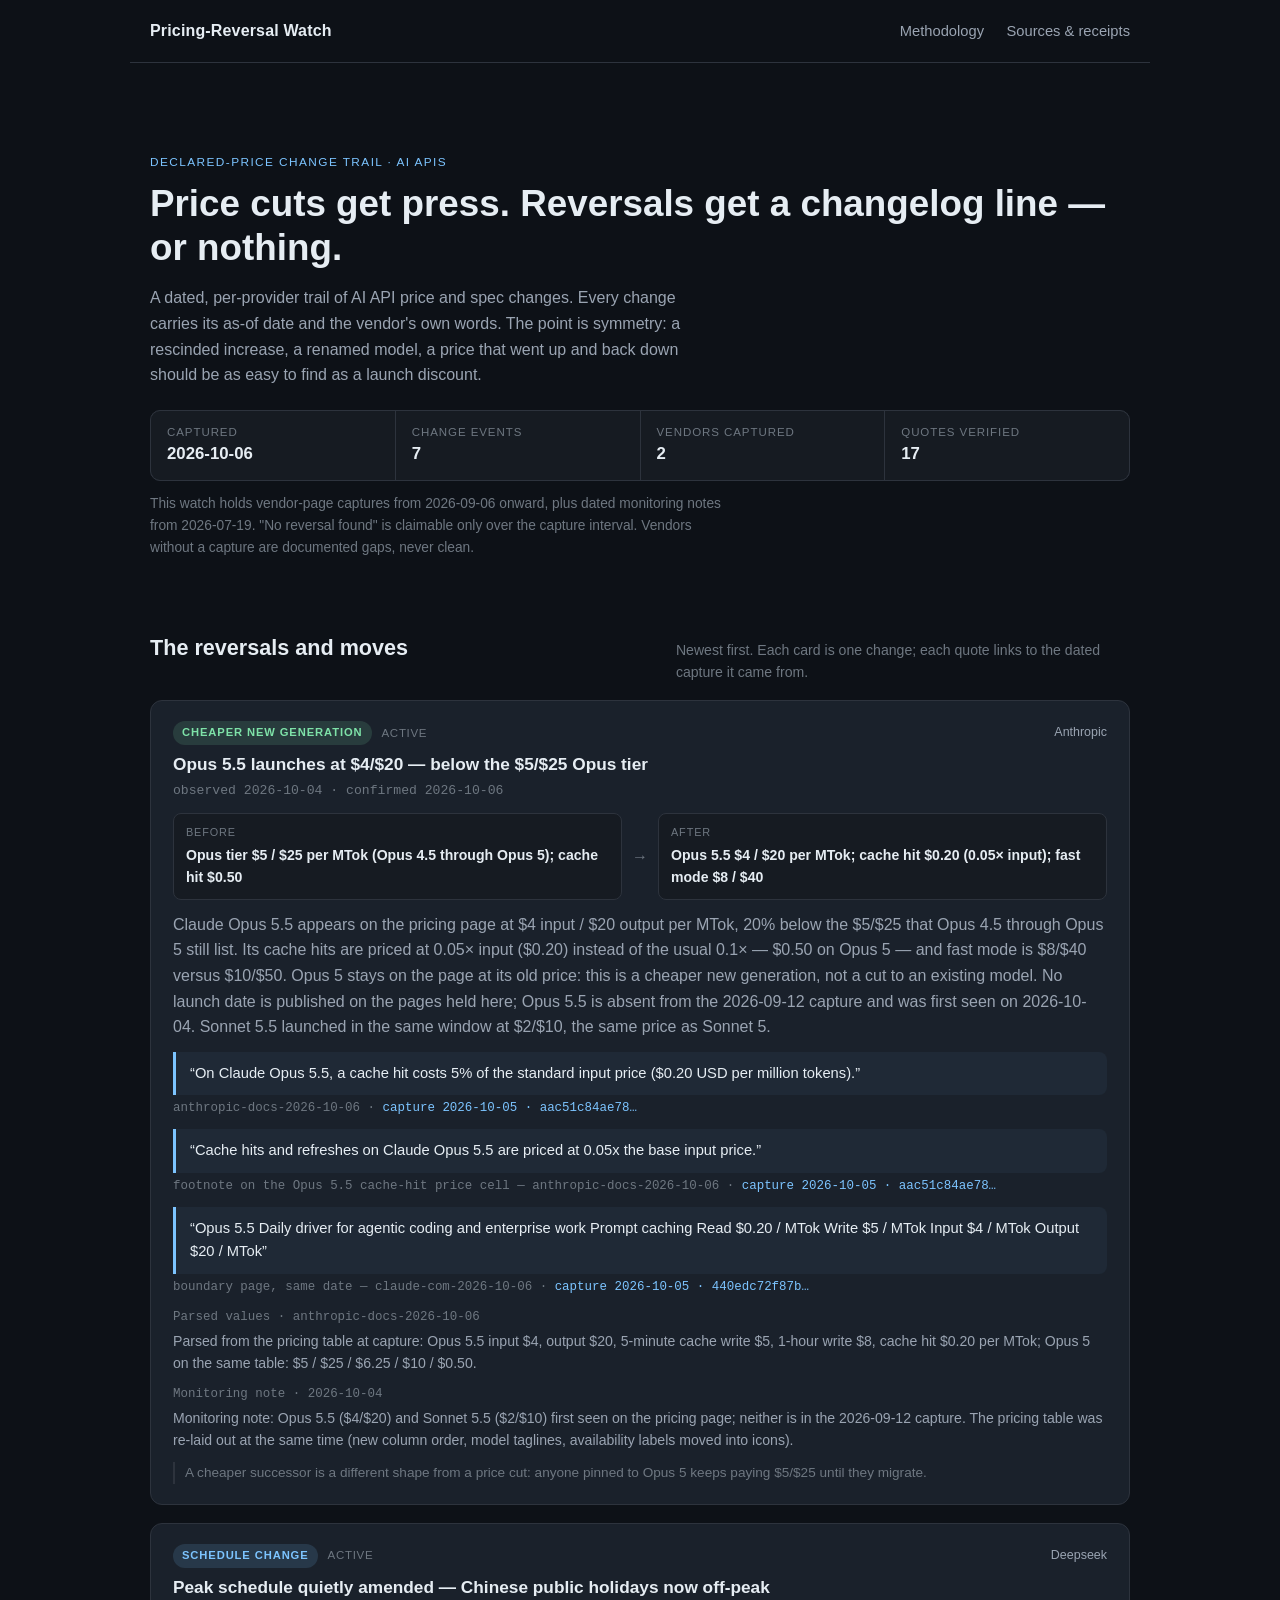
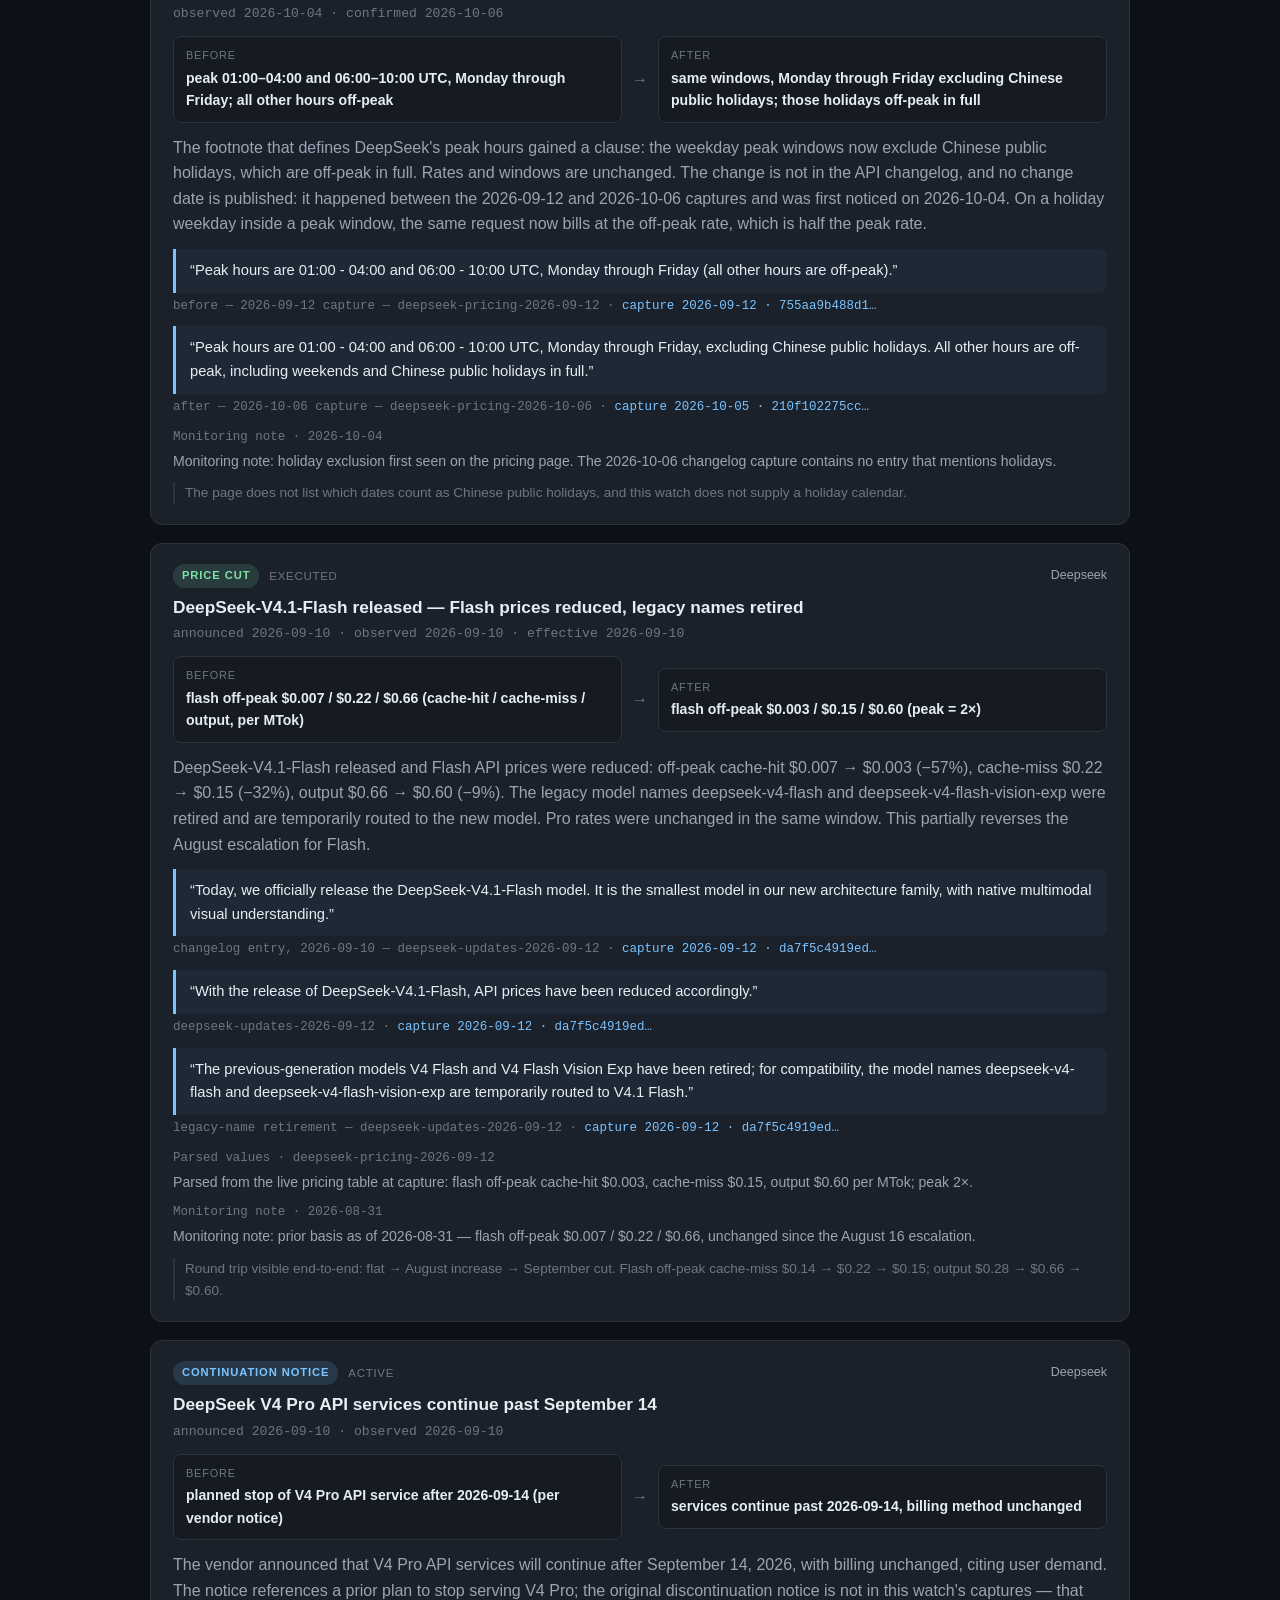
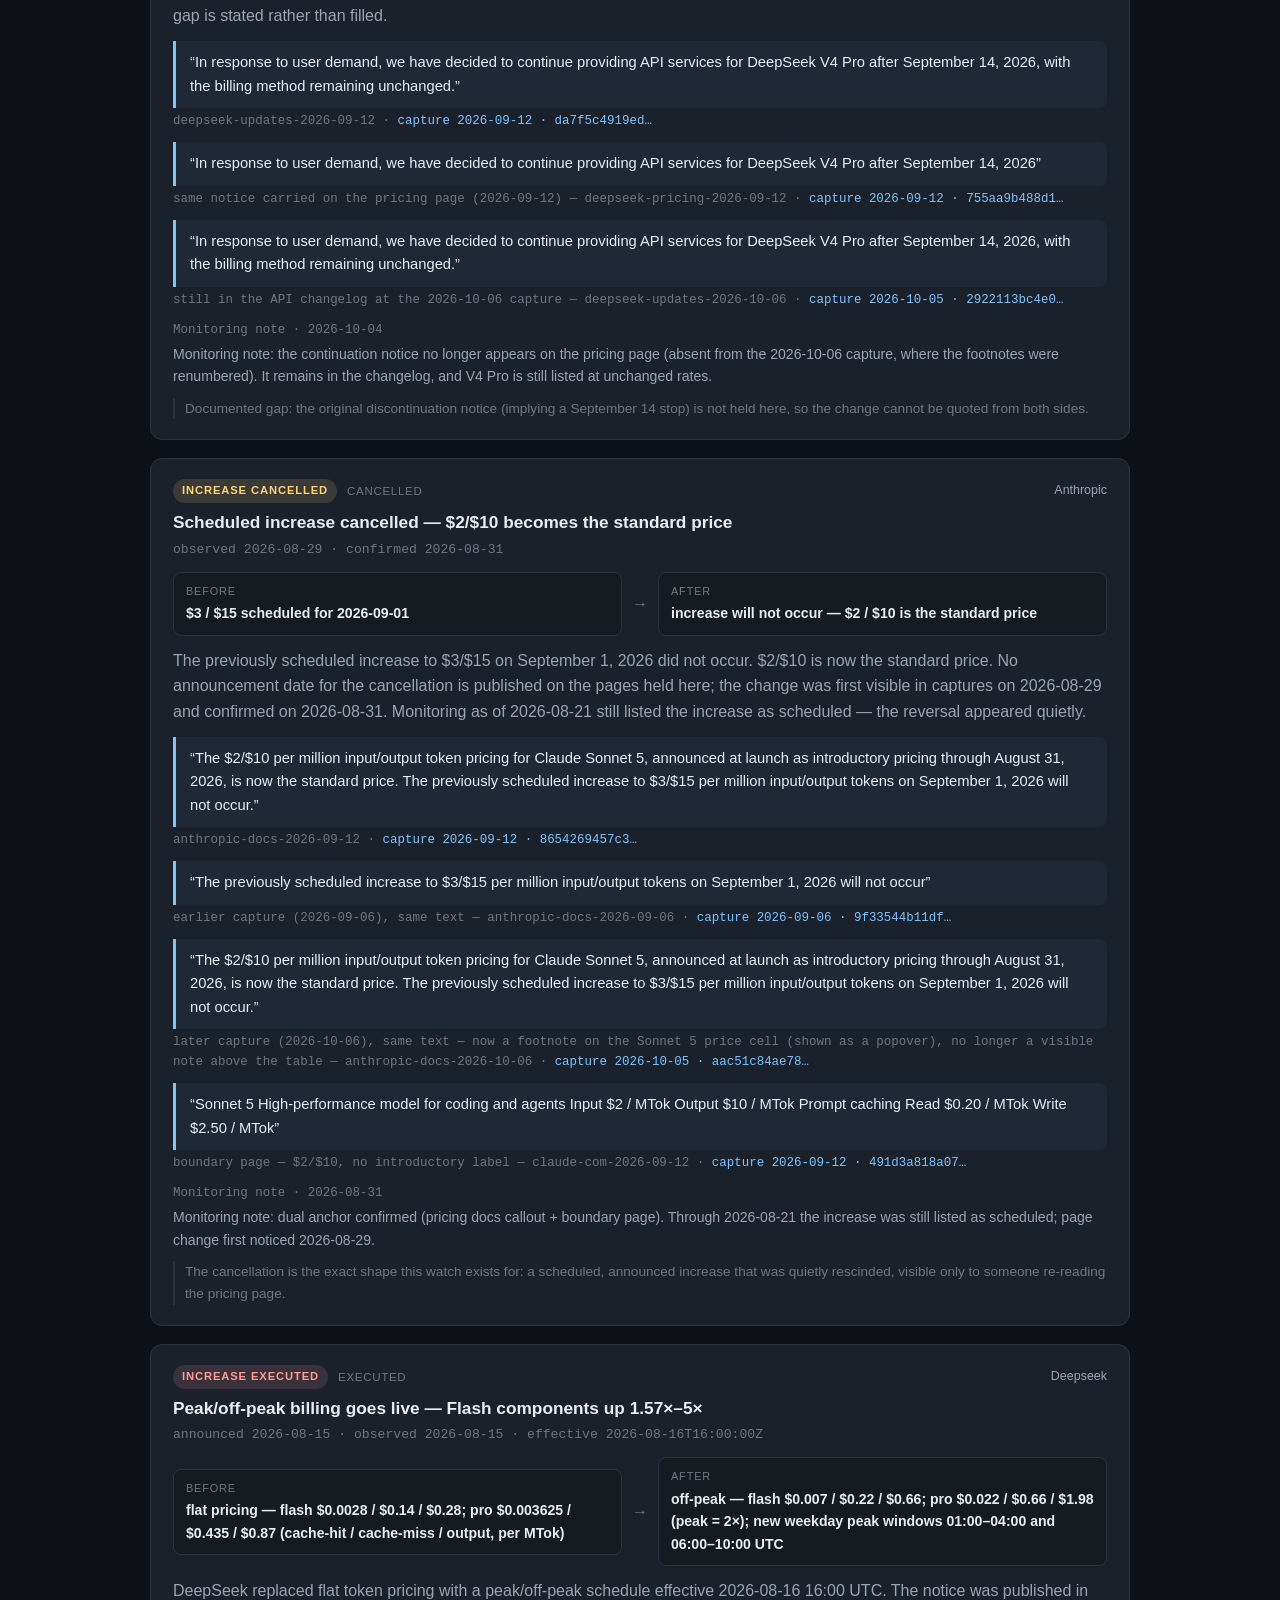
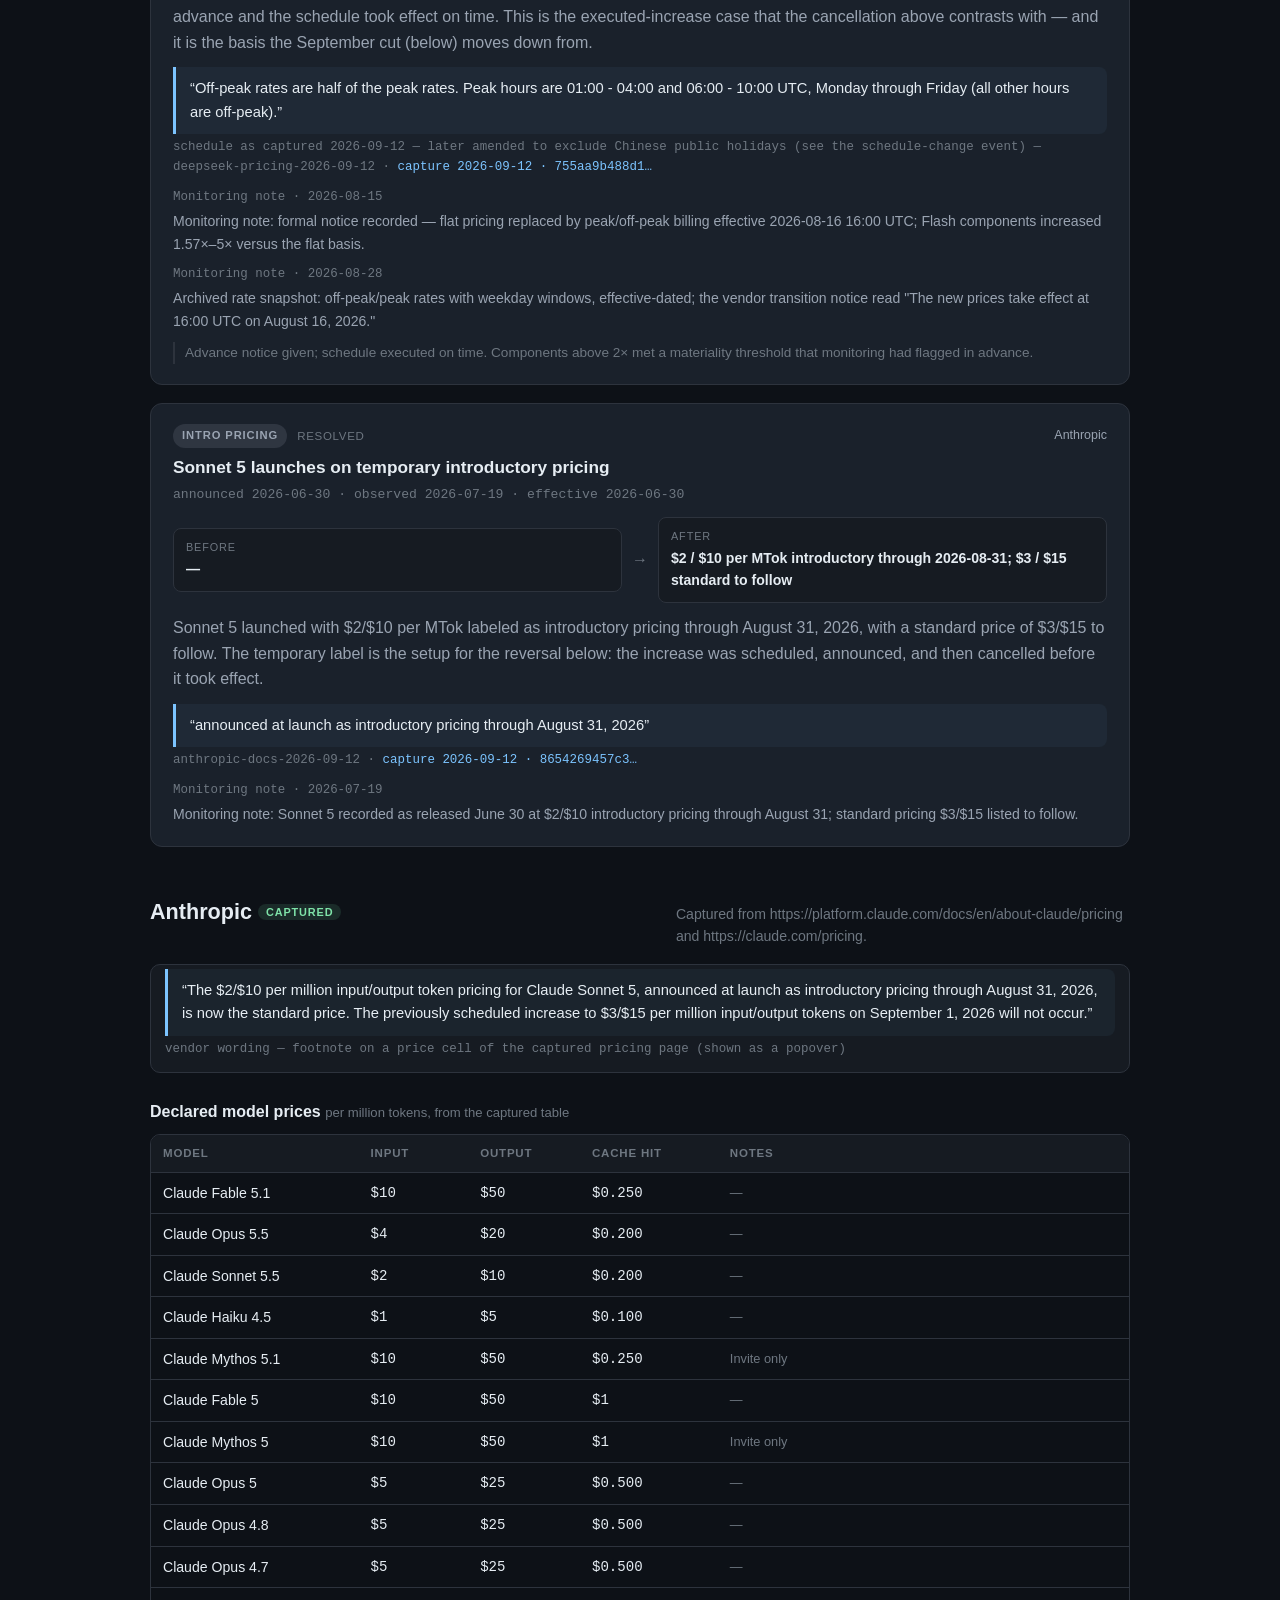
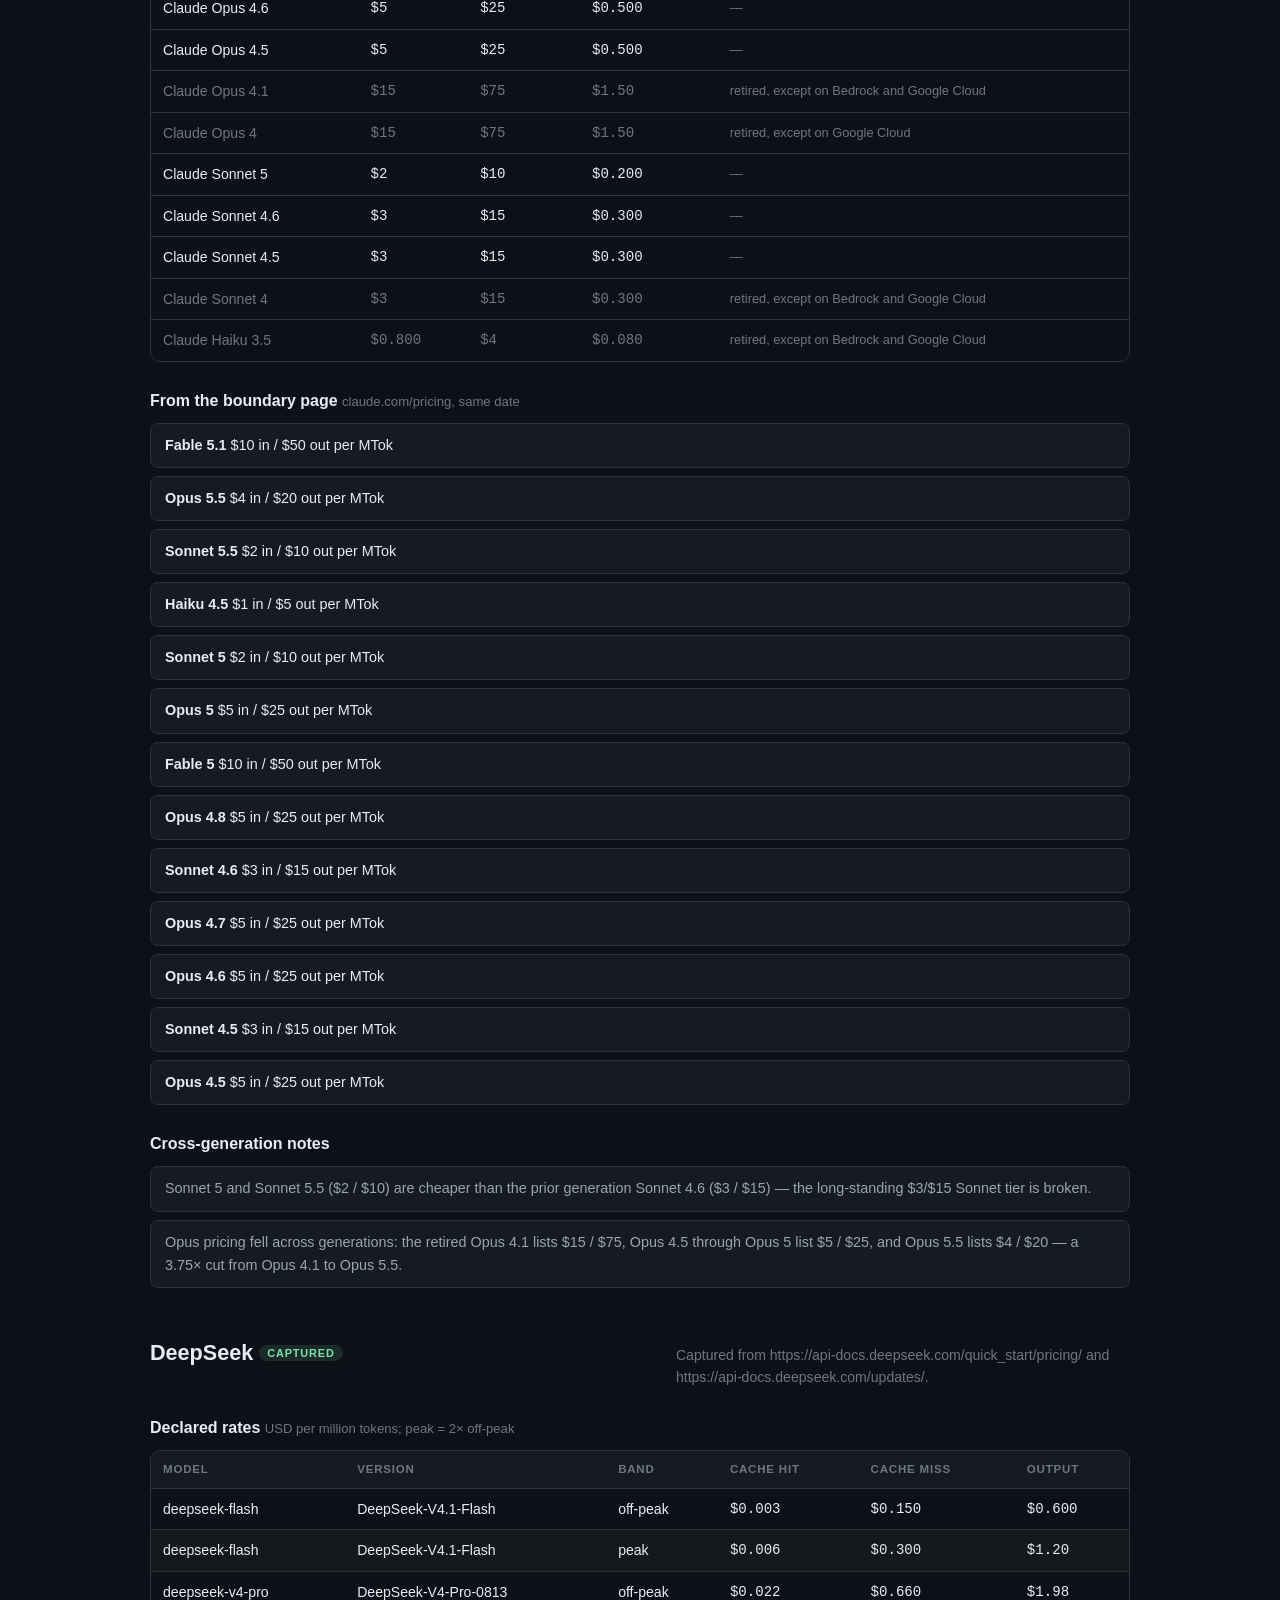
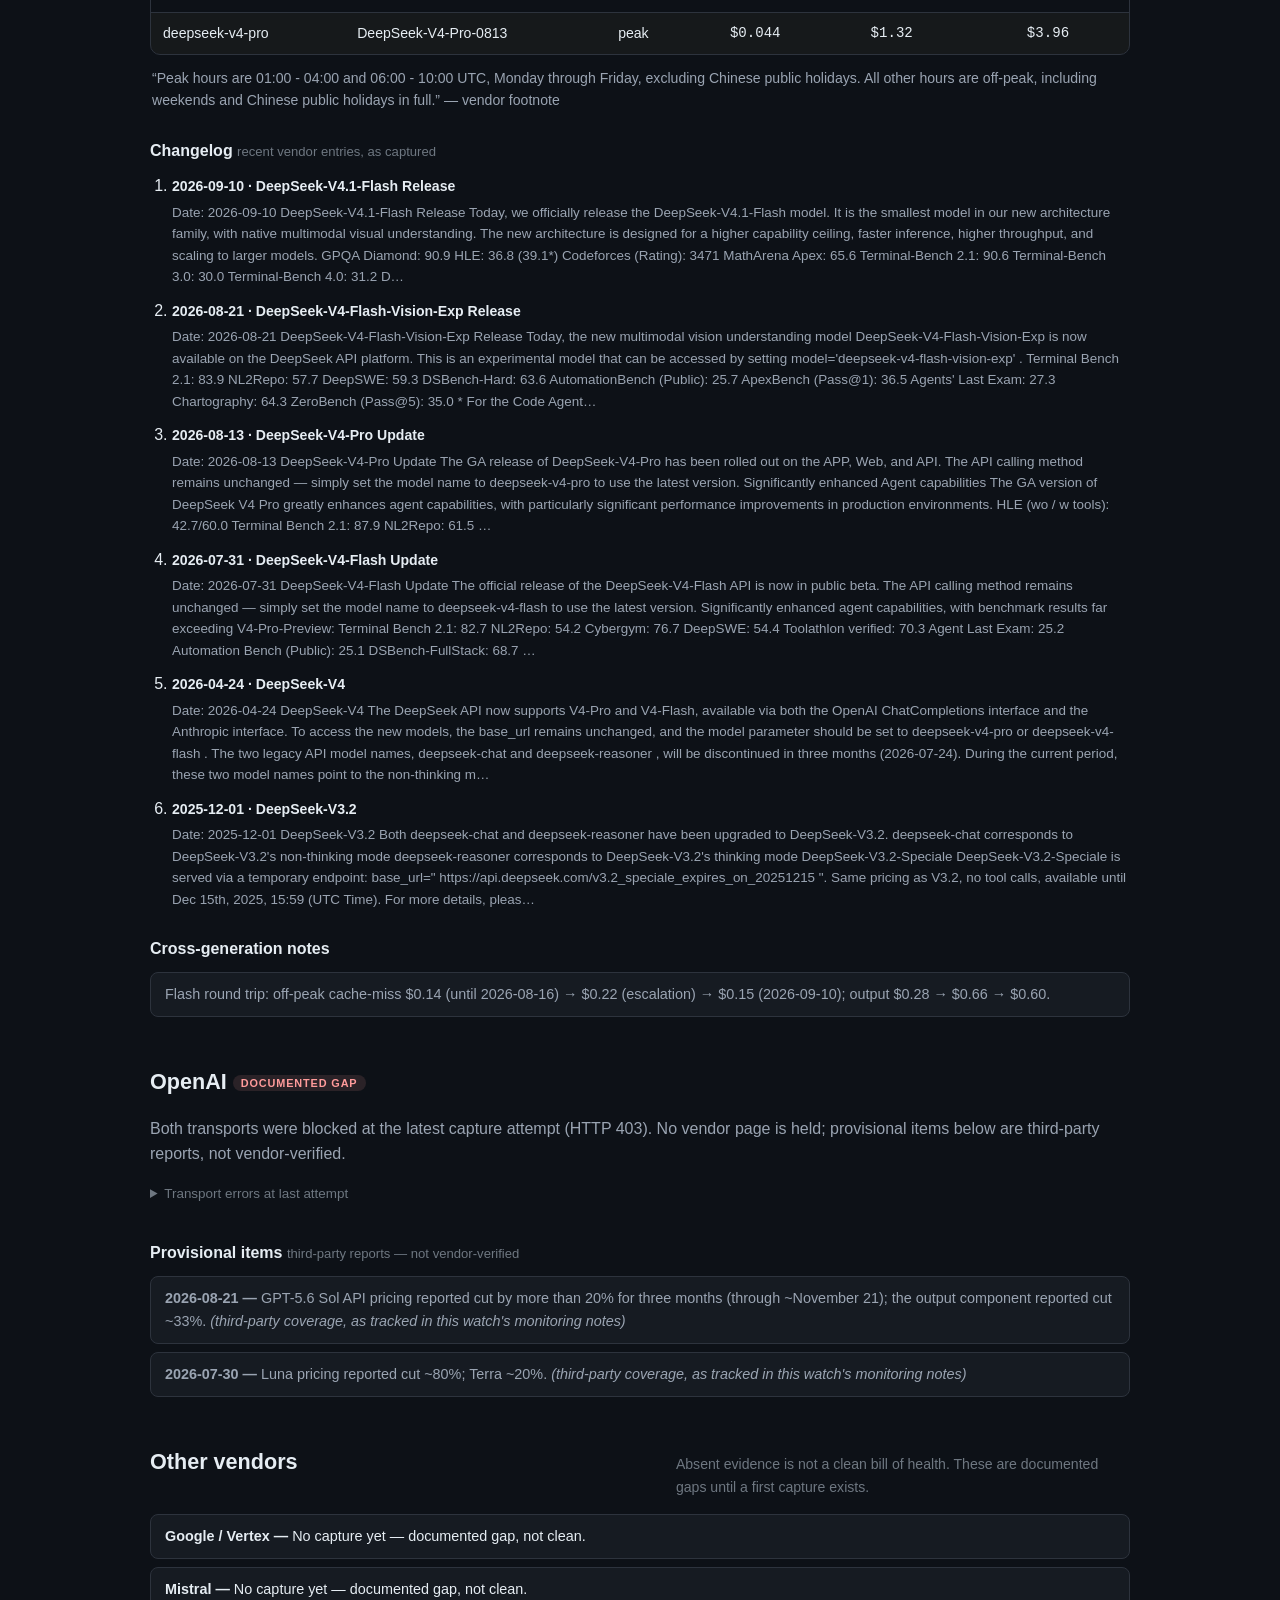
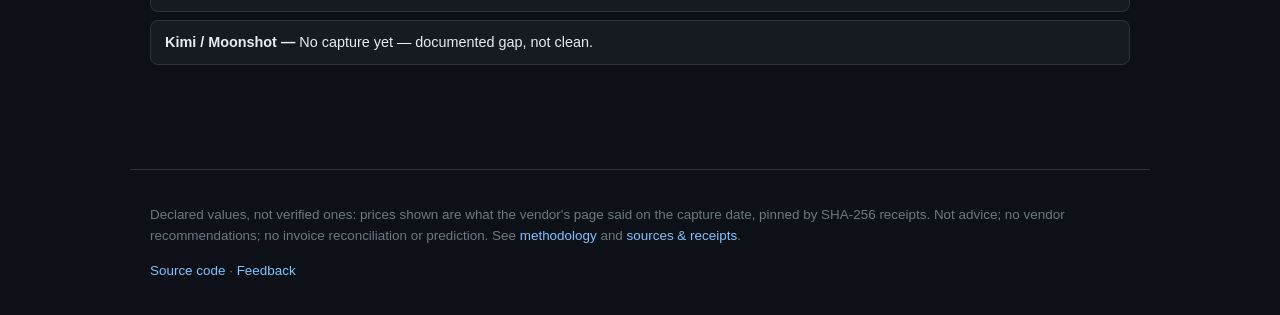
<file: index.html>
<!doctype html>
<html lang="en">
<head>
  <meta charset="utf-8">
  <meta name="viewport" content="width=device-width,initial-scale=1">
  <meta name="description" content="A per-provider evidence trail of AI API price and spec changes — each change with an as-of date and verbatim evidence, so quiet reversals are as legible as promotional cuts.">
  <title>Pricing-Reversal Watch</title>
  <link rel="stylesheet" href="style.css">
</head>
<body data-page="timeline">
  <header class="site-header">
    <a class="brand" href="index.html">Pricing-Reversal Watch</a>
    <nav aria-label="Main navigation">
      <a href="methodology.html">Methodology</a>
      <a href="sources.html">Sources &amp; receipts</a>
    </nav>
  </header>

  <main>
    <section class="hero">
      <p class="eyebrow">Declared-price change trail · AI APIs</p>
      <h1>Price cuts get press. Reversals get a changelog line — or nothing.</h1>
      <p class="lede">
        A dated, per-provider trail of AI API price and spec changes. Every change carries its
        as-of date and the vendor's own words. The point is symmetry: a rescinded increase, a
        renamed model, a price that went up and back down should be as easy to find as a launch discount.
      </p>
      <div class="strip" aria-live="polite">
        <div><span>Captured</span><strong id="captured-date">—</strong></div>
        <div><span>Change events</span><strong id="event-count">—</strong></div>
        <div><span>Vendors captured</span><strong id="vendor-count">—</strong></div>
        <div><span>Quotes verified</span><strong id="quote-count">—</strong></div>
      </div>
      <p class="callout-note" id="coverage-statement"></p>
    </section>

    <section aria-labelledby="timeline-title">
      <div class="section-heading">
        <h2 id="timeline-title">The reversals and moves</h2>
        <p>Newest first. Each card is one change; each quote links to the dated capture it came from.</p>
      </div>
      <div id="timeline" class="timeline"></div>
    </section>

    <section aria-labelledby="anthropic-title" class="vendor">
      <div class="section-heading">
        <h2 id="anthropic-title">Anthropic <span class="status-chip captured">captured</span></h2>
        <p class="vendor-links" id="anthropic-links"></p>
      </div>
      <div id="anthropic-callout"></div>
      <h3 class="subhead">Declared model prices <span class="hint">per million tokens, from the captured table</span></h3>
      <div class="table-wrap"><table id="anthropic-models"></table></div>
      <h3 class="subhead">From the boundary page <span class="hint">claude.com/pricing, same date</span></h3>
      <ul id="anthropic-boundary" class="plain-list"></ul>
      <h3 class="subhead">Cross-generation notes</h3>
      <ul id="anthropic-notes" class="plain-list notes"></ul>
    </section>

    <section aria-labelledby="deepseek-title" class="vendor">
      <div class="section-heading">
        <h2 id="deepseek-title">DeepSeek <span class="status-chip captured">captured</span></h2>
        <p class="vendor-links" id="deepseek-links"></p>
      </div>
      <h3 class="subhead">Declared rates <span class="hint">USD per million tokens; peak = 2× off-peak</span></h3>
      <div class="table-wrap"><table id="deepseek-models"></table></div>
      <p class="quote-inline" id="deepseek-schedule"></p>
      <h3 class="subhead">Changelog <span class="hint">recent vendor entries, as captured</span></h3>
      <ol id="deepseek-changelog" class="changelog"></ol>
      <h3 class="subhead">Cross-generation notes</h3>
      <ul id="deepseek-notes" class="plain-list notes"></ul>
    </section>

    <section aria-labelledby="openai-title" class="vendor gap">
      <div class="section-heading">
        <h2 id="openai-title">OpenAI <span class="status-chip gap">documented gap</span></h2>
      </div>
      <p id="openai-gap-reason" class="gap-reason"></p>
      <details>
        <summary>Transport errors at last attempt</summary>
        <ul id="openai-errors" class="plain-list mono"></ul>
      </details>
      <h3 class="subhead">Provisional items <span class="hint">third-party reports — not vendor-verified</span></h3>
      <ul id="openai-provisional" class="plain-list notes"></ul>
    </section>

    <section aria-labelledby="gaps-title" class="vendor gap">
      <div class="section-heading">
        <h2 id="gaps-title">Other vendors</h2>
        <p>Absent evidence is not a clean bill of health. These are documented gaps until a first capture exists.</p>
      </div>
      <ul id="other-gaps" class="plain-list"></ul>
    </section>
  </main>

  <footer class="site-footer">
    <p>
      Declared values, not verified ones: prices shown are what the vendor's page said on the
      capture date, pinned by SHA-256 receipts. Not advice; no vendor recommendations; no
      invoice reconciliation or prediction. See <a href="methodology.html">methodology</a> and
      <a href="sources.html">sources &amp; receipts</a>.
    </p>
    <p>
      <a href="https://github.com/GreatTombProductions/pricing-reversal-watch">Source code</a> ·
      <a href="https://github.com/GreatTombProductions/quest-board/issues/new?title=pricing-reversal-watch%3A%20%5Bbrief%20description%5D&amp;labels=feedback%2Cpricing-reversal-watch">Feedback</a>
    </p>
  </footer>

  <script src="app.js"></script>
</body>
</html>
</file>
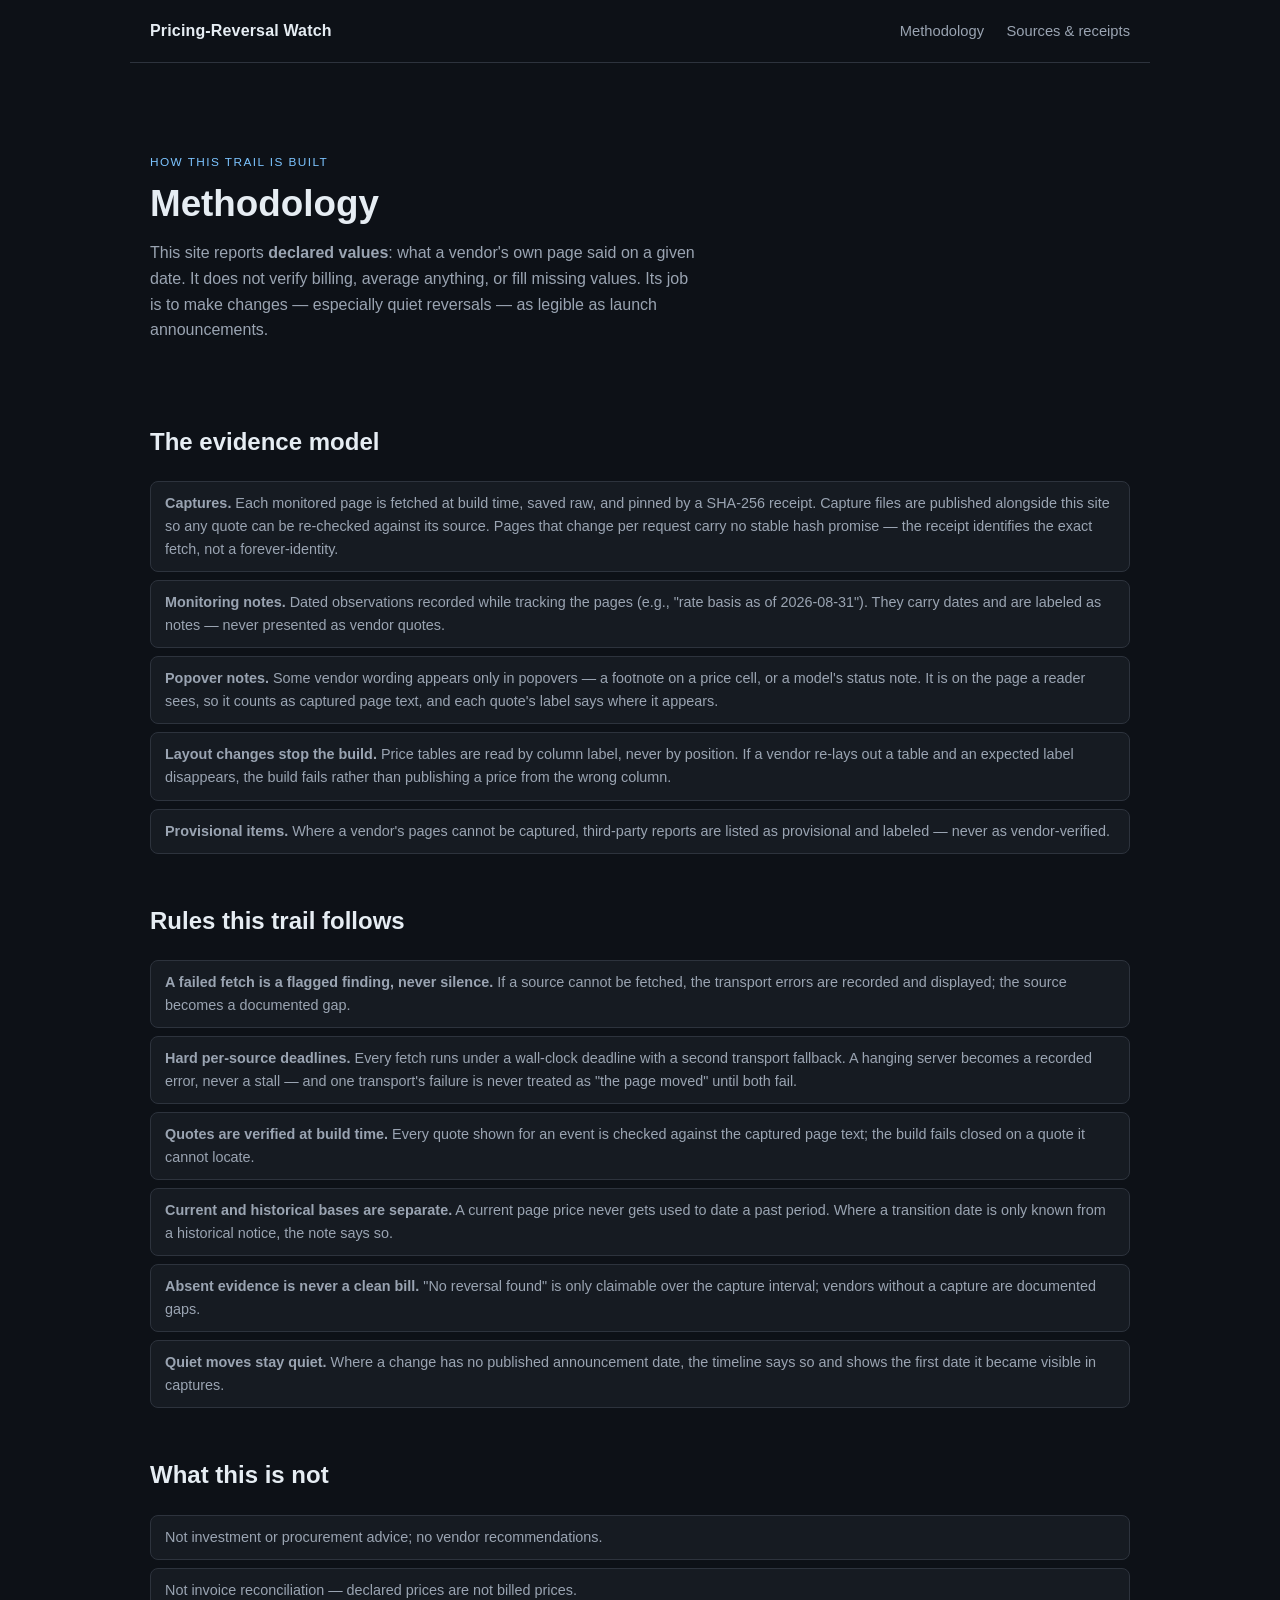
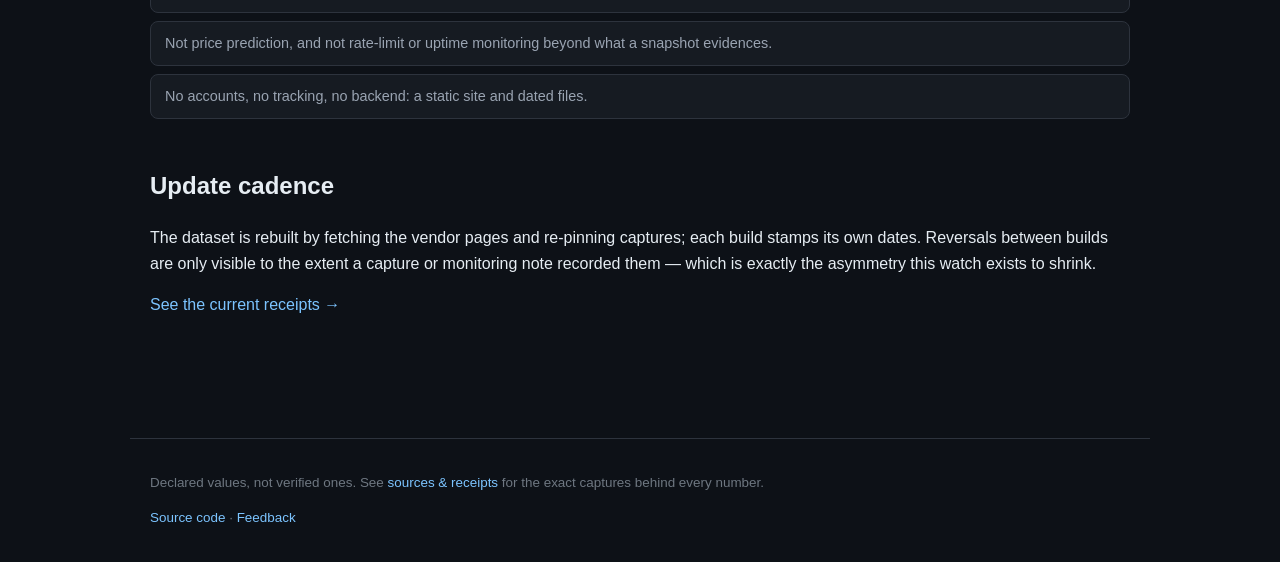
<file: methodology.html>
<!doctype html>
<html lang="en">
<head>
  <meta charset="utf-8">
  <meta name="viewport" content="width=device-width,initial-scale=1">
  <title>Methodology — Pricing-Reversal Watch</title>
  <link rel="stylesheet" href="style.css">
</head>
<body data-page="methodology">
  <header class="site-header">
    <a class="brand" href="index.html">Pricing-Reversal Watch</a>
    <nav aria-label="Main navigation">
      <a href="methodology.html">Methodology</a>
      <a href="sources.html">Sources &amp; receipts</a>
    </nav>
  </header>

  <main>
    <section class="hero">
      <p class="eyebrow">How this trail is built</p>
      <h1>Methodology</h1>
      <p class="lede">
        This site reports <strong>declared values</strong>: what a vendor's own page said on a
        given date. It does not verify billing, average anything, or fill missing values. Its job
        is to make changes — especially quiet reversals — as legible as launch announcements.
      </p>
    </section>

    <section>
      <h2>The evidence model</h2>
      <ul class="plain-list notes">
        <li><strong>Captures.</strong> Each monitored page is fetched at build time, saved raw, and pinned by a SHA-256 receipt. Capture files are published alongside this site so any quote can be re-checked against its source. Pages that change per request carry no stable hash promise — the receipt identifies the exact fetch, not a forever-identity.</li>
        <li><strong>Monitoring notes.</strong> Dated observations recorded while tracking the pages (e.g., "rate basis as of 2026-08-31"). They carry dates and are labeled as notes — never presented as vendor quotes.</li>
        <li><strong>Popover notes.</strong> Some vendor wording appears only in popovers — a footnote on a price cell, or a model's status note. It is on the page a reader sees, so it counts as captured page text, and each quote's label says where it appears.</li>
        <li><strong>Layout changes stop the build.</strong> Price tables are read by column label, never by position. If a vendor re-lays out a table and an expected label disappears, the build fails rather than publishing a price from the wrong column.</li>
        <li><strong>Provisional items.</strong> Where a vendor's pages cannot be captured, third-party reports are listed as provisional and labeled — never as vendor-verified.</li>
      </ul>
    </section>

    <section>
      <h2>Rules this trail follows</h2>
      <ul class="plain-list notes">
        <li><strong>A failed fetch is a flagged finding, never silence.</strong> If a source cannot be fetched, the transport errors are recorded and displayed; the source becomes a documented gap.</li>
        <li><strong>Hard per-source deadlines.</strong> Every fetch runs under a wall-clock deadline with a second transport fallback. A hanging server becomes a recorded error, never a stall — and one transport's failure is never treated as "the page moved" until both fail.</li>
        <li><strong>Quotes are verified at build time.</strong> Every quote shown for an event is checked against the captured page text; the build fails closed on a quote it cannot locate.</li>
        <li><strong>Current and historical bases are separate.</strong> A current page price never gets used to date a past period. Where a transition date is only known from a historical notice, the note says so.</li>
        <li><strong>Absent evidence is never a clean bill.</strong> "No reversal found" is only claimable over the capture interval; vendors without a capture are documented gaps.</li>
        <li><strong>Quiet moves stay quiet.</strong> Where a change has no published announcement date, the timeline says so and shows the first date it became visible in captures.</li>
      </ul>
    </section>

    <section>
      <h2>What this is not</h2>
      <ul class="plain-list notes">
        <li>Not investment or procurement advice; no vendor recommendations.</li>
        <li>Not invoice reconciliation — declared prices are not billed prices.</li>
        <li>Not price prediction, and not rate-limit or uptime monitoring beyond what a snapshot evidences.</li>
        <li>No accounts, no tracking, no backend: a static site and dated files.</li>
      </ul>
    </section>

    <section>
      <h2>Update cadence</h2>
      <p>
        The dataset is rebuilt by fetching the vendor pages and re-pinning captures; each build
        stamps its own dates. Reversals between builds are only visible to the extent a capture
        or monitoring note recorded them — which is exactly the asymmetry this watch exists to shrink.
      </p>
      <p><a href="sources.html">See the current receipts →</a></p>
    </section>
  </main>

  <footer class="site-footer">
    <p>Declared values, not verified ones. See <a href="sources.html">sources &amp; receipts</a> for the exact captures behind every number.</p>
    <p>
      <a href="https://github.com/GreatTombProductions/pricing-reversal-watch">Source code</a> ·
      <a href="https://github.com/GreatTombProductions/quest-board/issues/new?title=pricing-reversal-watch%3A%20%5Bbrief%20description%5D&amp;labels=feedback%2Cpricing-reversal-watch">Feedback</a>
    </p>
  </footer>
</body>
</html>
</file>
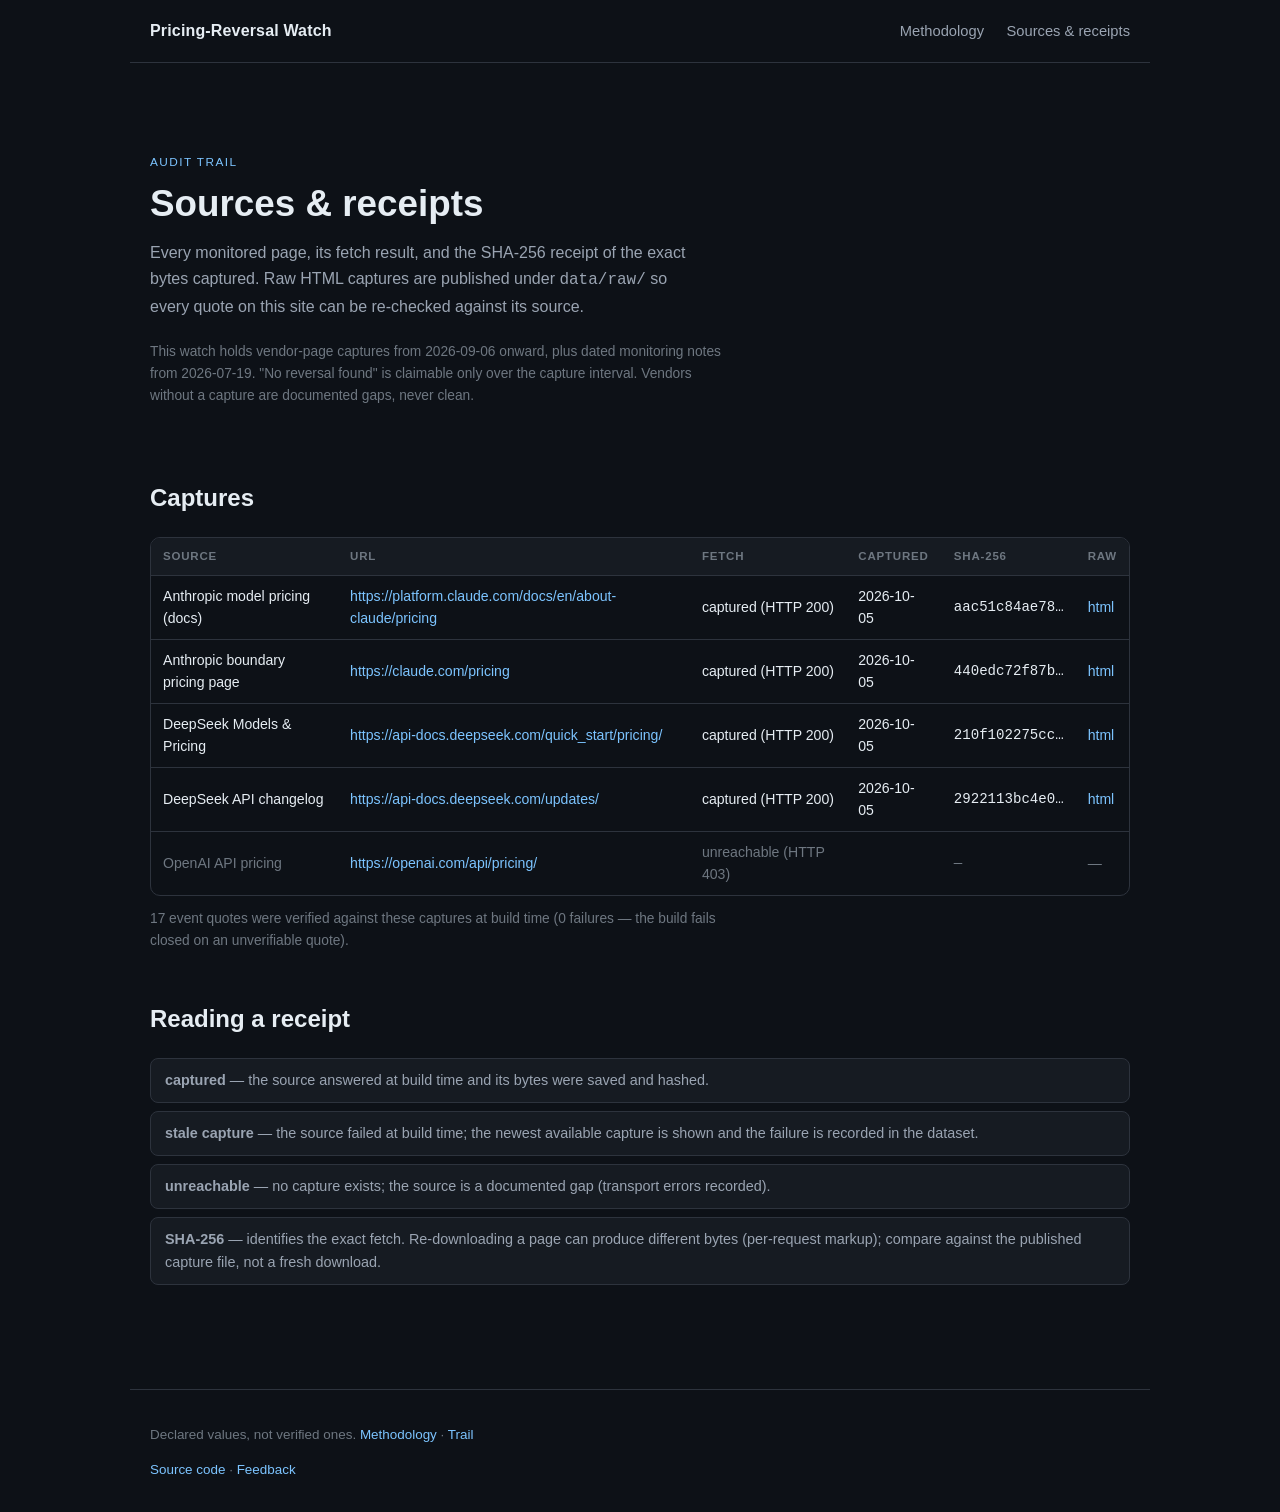
<file: sources.html>
<!doctype html>
<html lang="en">
<head>
  <meta charset="utf-8">
  <meta name="viewport" content="width=device-width,initial-scale=1">
  <title>Sources &amp; receipts — Pricing-Reversal Watch</title>
  <link rel="stylesheet" href="style.css">
</head>
<body data-page="sources">
  <header class="site-header">
    <a class="brand" href="index.html">Pricing-Reversal Watch</a>
    <nav aria-label="Main navigation">
      <a href="methodology.html">Methodology</a>
      <a href="sources.html">Sources &amp; receipts</a>
    </nav>
  </header>

  <main>
    <section class="hero">
      <p class="eyebrow">Audit trail</p>
      <h1>Sources &amp; receipts</h1>
      <p class="lede">
        Every monitored page, its fetch result, and the SHA-256 receipt of the exact bytes
        captured. Raw HTML captures are published under <span class="mono-hint">data/raw/</span>
        so every quote on this site can be re-checked against its source.
      </p>
      <p class="callout-note" id="sources-coverage"></p>
    </section>

    <section>
      <h2>Captures</h2>
      <div id="sources-table" class="table-wrap"></div>
      <p class="callout-note" id="sources-summary"></p>
    </section>

    <section>
      <h2>Reading a receipt</h2>
      <ul class="plain-list notes">
        <li><strong>captured</strong> — the source answered at build time and its bytes were saved and hashed.</li>
        <li><strong>stale capture</strong> — the source failed at build time; the newest available capture is shown and the failure is recorded in the dataset.</li>
        <li><strong>unreachable</strong> — no capture exists; the source is a documented gap (transport errors recorded).</li>
        <li><strong>SHA-256</strong> — identifies the exact fetch. Re-downloading a page can produce different bytes (per-request markup); compare against the published capture file, not a fresh download.</li>
      </ul>
    </section>
  </main>

  <footer class="site-footer">
    <p>Declared values, not verified ones. <a href="methodology.html">Methodology</a> · <a href="index.html">Trail</a></p>
    <p>
      <a href="https://github.com/GreatTombProductions/pricing-reversal-watch">Source code</a> ·
      <a href="https://github.com/GreatTombProductions/quest-board/issues/new?title=pricing-reversal-watch%3A%20%5Bbrief%20description%5D&amp;labels=feedback%2Cpricing-reversal-watch">Feedback</a>
    </p>
  </footer>

  <script src="app.js"></script>
</body>
</html>
</file>
<file: style.css>
/* Pricing-Reversal Watch — static styles, no dependencies. */
:root {
  --bg: #0d1117;
  --bg-soft: #161b22;
  --panel: #1a212b;
  --border: #2d333d;
  --text: #e6edf3;
  --text-dim: #9aa4b2;
  --text-faint: #6e7781;
  --accent: #7cc4ff;
  --accent-soft: #1f3a52;
  --good: #7ee2a8;
  --warn: #ffd479;
  --bad: #ff9b9b;
  --mono: ui-monospace, SFMono-Regular, Menlo, Consolas, monospace;
}

* { box-sizing: border-box; }

body {
  margin: 0;
  background: var(--bg);
  color: var(--text);
  font: 16px/1.6 -apple-system, BlinkMacSystemFont, "Segoe UI", Roboto, Helvetica, Arial, sans-serif;
}

main { max-width: 1020px; margin: 0 auto; padding: 0 20px 64px; }

a { color: var(--accent); text-decoration: none; }
a:hover { text-decoration: underline; }

/* ------------------------------------------------------------------ header */

.site-header {
  display: flex; justify-content: space-between; align-items: center;
  max-width: 1020px; margin: 0 auto; padding: 18px 20px;
  border-bottom: 1px solid var(--border);
}
.brand { font-weight: 700; color: var(--text); letter-spacing: 0.01em; }
.site-header nav a { margin-left: 18px; color: var(--text-dim); font-size: 0.92rem; }
.site-header nav a:hover { color: var(--accent); }

/* -------------------------------------------------------------------- hero */

.hero { padding: 42px 0 10px; }
.eyebrow {
  text-transform: uppercase; letter-spacing: 0.12em; font-size: 0.74rem;
  color: var(--accent); margin: 0 0 10px;
}
.hero h1 { font-size: clamp(1.5rem, 3.4vw, 2.3rem); line-height: 1.22; margin: 0 0 14px; }
.lede { color: var(--text-dim); max-width: 62ch; margin: 0 0 22px; }

.strip {
  display: grid; grid-template-columns: repeat(auto-fit, minmax(150px, 1fr));
  gap: 1px; background: var(--border); border: 1px solid var(--border); border-radius: 10px;
  overflow: hidden;
}
.strip > div { background: var(--bg-soft); padding: 12px 16px; }
.strip span { display: block; font-size: 0.72rem; text-transform: uppercase; letter-spacing: 0.08em; color: var(--text-faint); }
.strip strong { font-size: 1.05rem; }
.callout-note { color: var(--text-faint); font-size: 0.86rem; margin-top: 12px; max-width: 76ch; }

/* ---------------------------------------------------------------- sections */

section { margin-top: 48px; }
.section-heading { display: flex; flex-wrap: wrap; justify-content: space-between; align-items: baseline; gap: 8px; margin-bottom: 16px; }
.section-heading h2 { margin: 0; font-size: 1.35rem; }
.section-heading p { margin: 0; color: var(--text-faint); font-size: 0.88rem; max-width: 58ch; }
.subhead { font-size: 1rem; margin: 26px 0 10px; }
.hint { color: var(--text-faint); font-weight: 400; font-size: 0.82rem; }
.vendor-links { overflow-wrap: anywhere; }

.status-chip {
  font-size: 0.68rem; text-transform: uppercase; letter-spacing: 0.08em;
  padding: 2px 8px; border-radius: 999px; vertical-align: middle;
}
.status-chip.captured { background: rgba(126, 226, 168, 0.12); color: var(--good); }
.status-chip.gap { background: rgba(255, 155, 155, 0.12); color: var(--bad); }

/* ------------------------------------------------------------------ events */

.timeline { display: grid; gap: 18px; }
.card {
  background: var(--panel); border: 1px solid var(--border); border-radius: 12px;
  padding: 20px 22px;
}
.event-head { display: flex; align-items: center; gap: 10px; margin-bottom: 6px; flex-wrap: wrap; }
.kind {
  font-size: 0.7rem; text-transform: uppercase; letter-spacing: 0.08em;
  padding: 3px 9px; border-radius: 999px; font-weight: 600;
}
.kind.cancel { background: rgba(255, 212, 121, 0.14); color: var(--warn); }
.kind.cut { background: rgba(126, 226, 168, 0.14); color: var(--good); }
.kind.up { background: rgba(255, 155, 155, 0.14); color: var(--bad); }
.kind.notice { background: rgba(124, 196, 255, 0.14); color: var(--accent); }
.kind.intro { background: rgba(154, 164, 178, 0.16); color: var(--text-dim); }
.status { font-size: 0.72rem; color: var(--text-faint); text-transform: uppercase; letter-spacing: 0.06em; }
.event-vendor { margin-left: auto; font-size: 0.78rem; color: var(--text-dim); text-transform: capitalize; }
.event h3 { margin: 4px 0 2px; font-size: 1.08rem; }
.event-dates { margin: 0 0 12px; color: var(--text-faint); font-size: 0.82rem; font-family: var(--mono); }

.values { display: grid; grid-template-columns: 1fr auto 1fr; gap: 10px; align-items: center; margin: 0 0 12px; }
.val { background: var(--bg-soft); border: 1px solid var(--border); border-radius: 8px; padding: 10px 12px; font-size: 0.88rem; }
.val span { display: block; font-size: 0.68rem; text-transform: uppercase; letter-spacing: 0.08em; color: var(--text-faint); margin-bottom: 2px; }
.val.new strong { color: var(--text); }
.arrow { color: var(--text-faint); }

.event-summary { color: var(--text-dim); margin: 0 0 12px; }
.event-note { color: var(--text-faint); font-size: 0.85rem; border-left: 2px solid var(--border); padding-left: 10px; margin: 10px 0 0; }

.evidence { margin: 10px 0 0; }
.quote {
  margin: 0; padding: 10px 14px; border-left: 3px solid var(--accent);
  background: rgba(124, 196, 255, 0.05); border-radius: 0 8px 8px 0;
  color: var(--text); font-size: 0.92rem;
}
.evidence-meta { color: var(--text-faint); font-size: 0.78rem; margin: 4px 0 0; font-family: var(--mono); overflow-wrap: anywhere; }
.evidence.tracking .tracking-text { color: var(--text-dim); font-size: 0.88rem; margin: 2px 0 0; }

.featured-callout { border: 1px solid var(--border); border-radius: 10px; padding: 4px 14px 12px; background: var(--bg-soft); margin-bottom: 6px; }

/* ------------------------------------------------------------------ tables */

.table-wrap { overflow-x: auto; border: 1px solid var(--border); border-radius: 10px; }
table { width: 100%; border-collapse: collapse; font-size: 0.88rem; min-width: 560px; }
th, td { text-align: left; padding: 9px 12px; border-bottom: 1px solid var(--border); }
th { color: var(--text-faint); font-size: 0.72rem; text-transform: uppercase; letter-spacing: 0.07em; background: var(--bg-soft); }
tr:last-child td { border-bottom: 0; }
td.num { font-family: var(--mono); }
td.flag { color: var(--text-faint); font-size: 0.8rem; }
tr.retired td { color: var(--text-faint); }
tr.peak td { background: rgba(255, 212, 121, 0.04); }
td.mono { font-family: var(--mono); }

.plain-list { list-style: none; margin: 0; padding: 0; display: grid; gap: 8px; }
.plain-list li { background: var(--bg-soft); border: 1px solid var(--border); border-radius: 8px; padding: 10px 14px; font-size: 0.9rem; }
.plain-list.mono li { font-family: var(--mono); font-size: 0.8rem; }
.notes li { color: var(--text-dim); }

.quote-inline { color: var(--text-dim); font-size: 0.88rem; margin: 12px 2px; }

.changelog { margin: 0; padding-left: 22px; display: grid; gap: 10px; }
.changelog .log-head { margin: 0; font-size: 0.88rem; }
.changelog .log-body { margin: 4px 0 0; color: var(--text-dim); font-size: 0.84rem; }

.gap .gap-reason { color: var(--text-dim); }
details summary { cursor: pointer; color: var(--text-faint); font-size: 0.84rem; margin: 10px 0; }

.site-footer { max-width: 1020px; margin: 40px auto 0; padding: 20px; border-top: 1px solid var(--border); color: var(--text-faint); font-size: 0.84rem; }
.load-error { color: var(--bad); padding: 20px; }
.mono-hint { font-family: var(--mono); }

@media (max-width: 620px) {
  .values { grid-template-columns: 1fr; }
  .arrow { display: none; }
  .site-header { flex-direction: column; align-items: flex-start; gap: 8px; }
  .site-header nav a { margin-left: 0; margin-right: 16px; }
}
</file>
